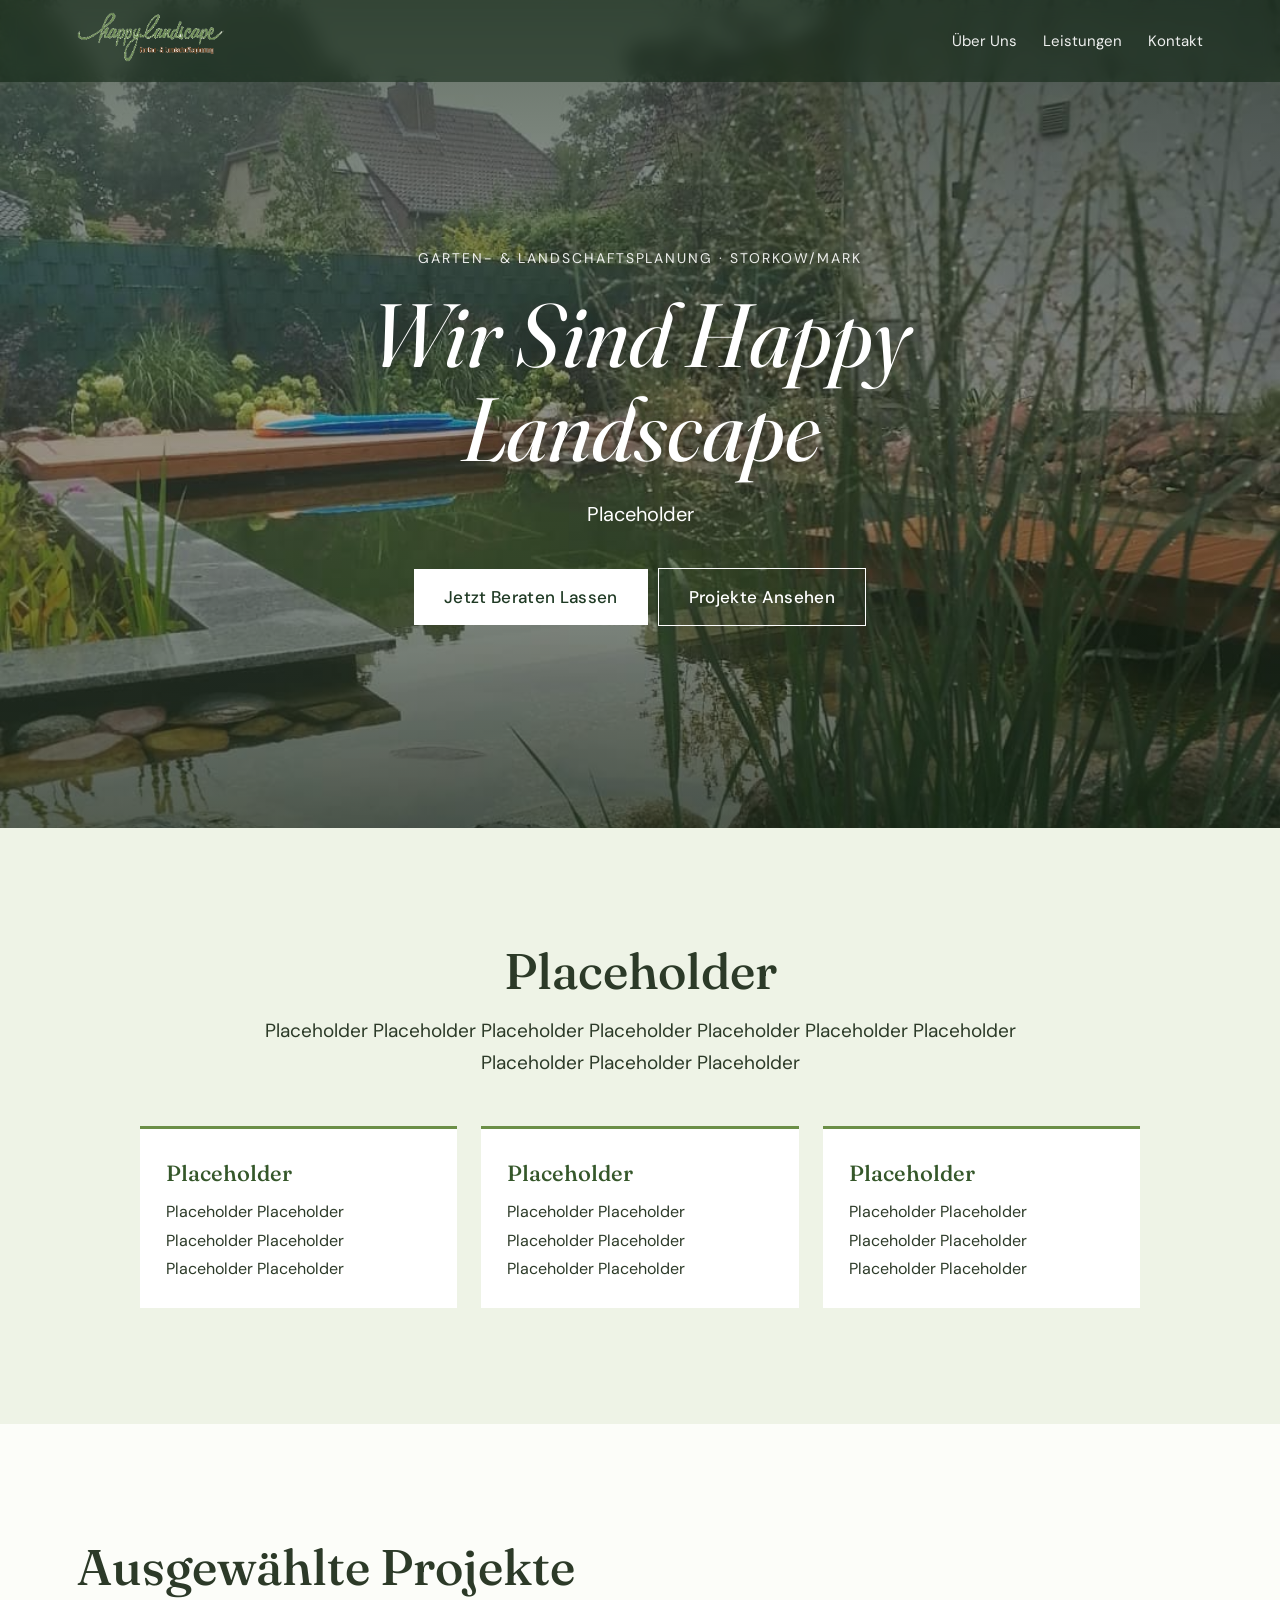
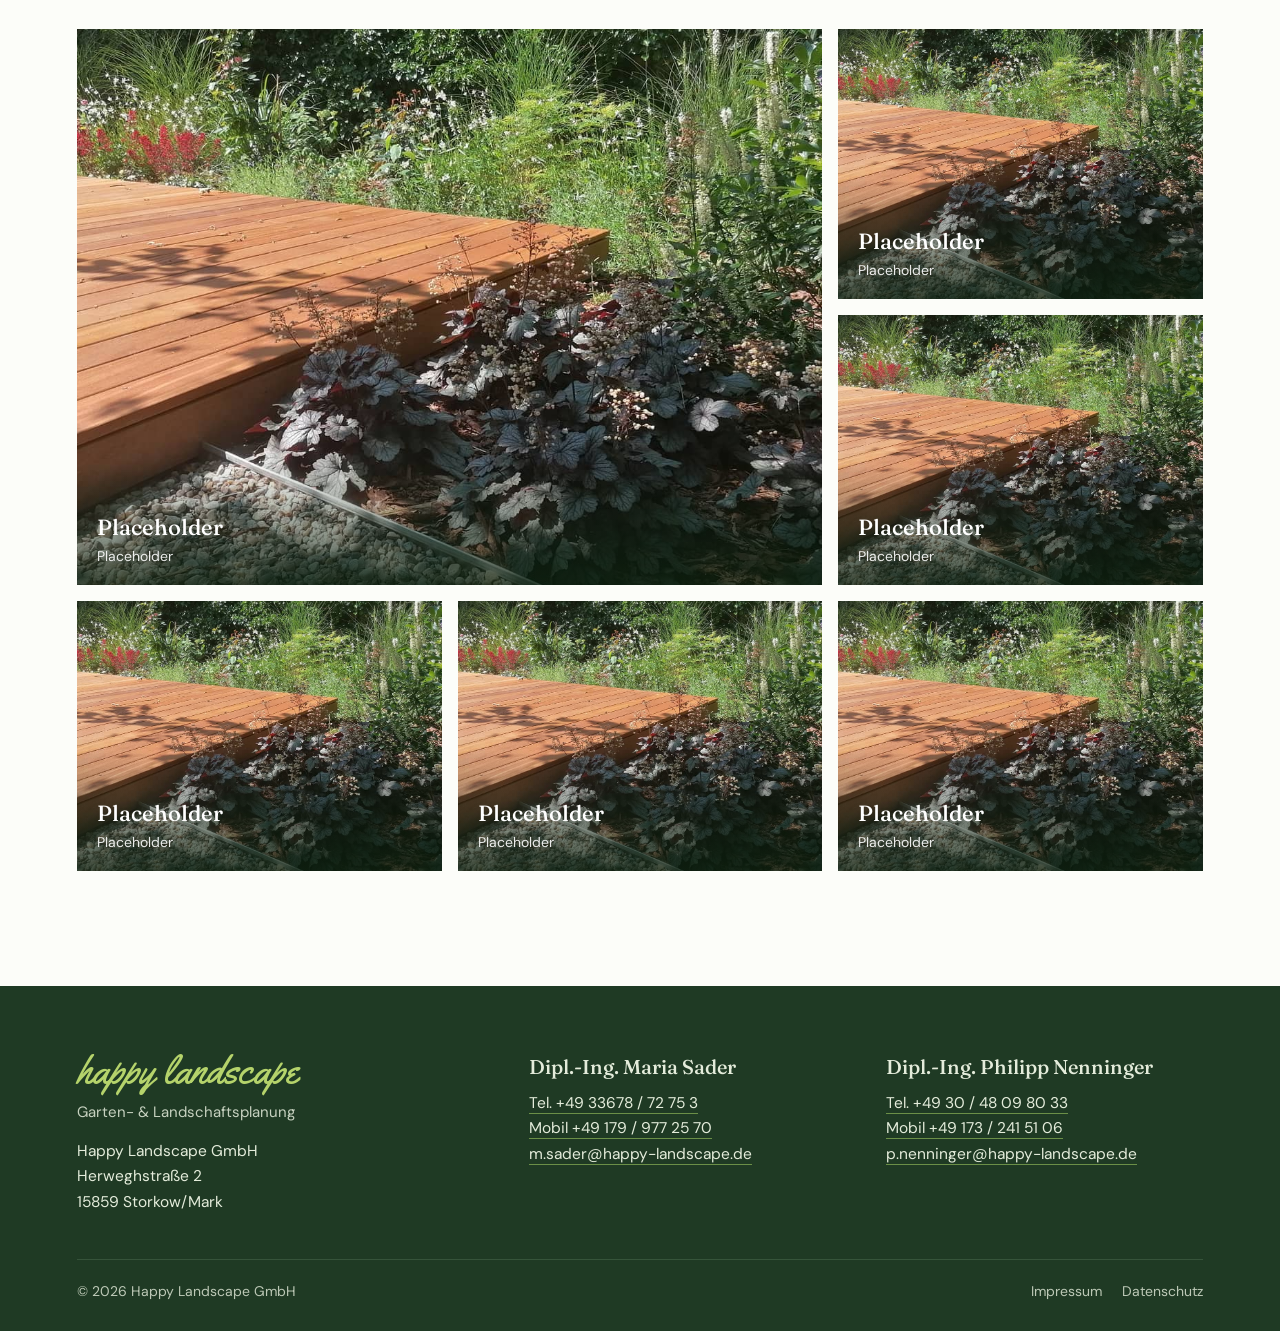
<file: index.html>
<!DOCTYPE html>
<html lang="de">

<head>
  <meta charset="utf-8">
  <meta name="viewport" content="width=device-width, initial-scale=1, viewport-fit=cover">
  <title data-cms-text="meta.title">Happy Landscape | Garten- &amp; Landschaftsplanung</title>
  <meta name="description" content="Happy Landscape – Garten- und Landschaftsplanung." data-cms-description="meta.description">
  <link rel="stylesheet"
    href="https://fonts.googleapis.com/css2?family=Yellowtail&family=Fraunces:ital,opsz,wght@0,9..144,500;1,9..144,400&family=DM+Sans:wght@400;500;700&display=swap">
  <link rel="stylesheet" href="css/root.css">
  <link rel="stylesheet" href="css/index.css">
</head>

<body>
  <site-header></site-header>

  <main>
    <div class="hero">

      <div class="in">
        <div class="eyebrow" data-cms-text="hero.eyebrow">Garten- &amp; Landschaftsplanung · Storkow/Mark</div>
        <h1 data-cms-text="hero.title">Placeholder Placeholder Placeholder Placeholder </h1>
        <p data-cms-text="hero.description">Placeholder</p>
        <a class="btn f" href="leistungen.html#gartenberatung" data-cms-text="hero.primaryCta">Jetzt Beraten Lassen</a><a class="btn o" href="#projekte" data-cms-text="hero.secondaryCta">Projekte Ansehen</a>
      </div>
    </div>

    <section class="intro" id="intro">
      <h2 data-cms-text="intro.heading">Placeholder</h2>
      <p data-cms-text="intro.description">Placeholder Placeholder Placeholder Placeholder Placeholder Placeholder Placeholder Placeholder Placeholder Placeholder </p>
      <div class="three" id="home-features">
        <div><b data-cms-text="features.0.title">Placeholder</b><span data-cms-text="features.0.description">Placeholder Placeholder Placeholder Placeholder Placeholder Placeholder </span></div>
        <div><b data-cms-text="features.1.title">Placeholder</b><span data-cms-text="features.1.description">Placeholder Placeholder Placeholder Placeholder Placeholder Placeholder </span></div>
        <div><b data-cms-text="features.2.title">Placeholder</b><span data-cms-text="features.2.description">Placeholder Placeholder Placeholder Placeholder Placeholder Placeholder </span></div>
      </div>
    </section>

    <section id="projekte">
      <div class="proj">
        <div class="hd">
          <h2 data-cms-text="projects.heading">Ausgewählte Projekte</h2>
        </div>
        <div class="grid" id="g"></div>
        <p id="projects-status" role="status" hidden></p>
      </div>
    </section>
  </main>

  <site-footer></site-footer>

  <script src="js/root.js"></script>
  <script src="js/index.js"></script>
</body>

</html>
</file>
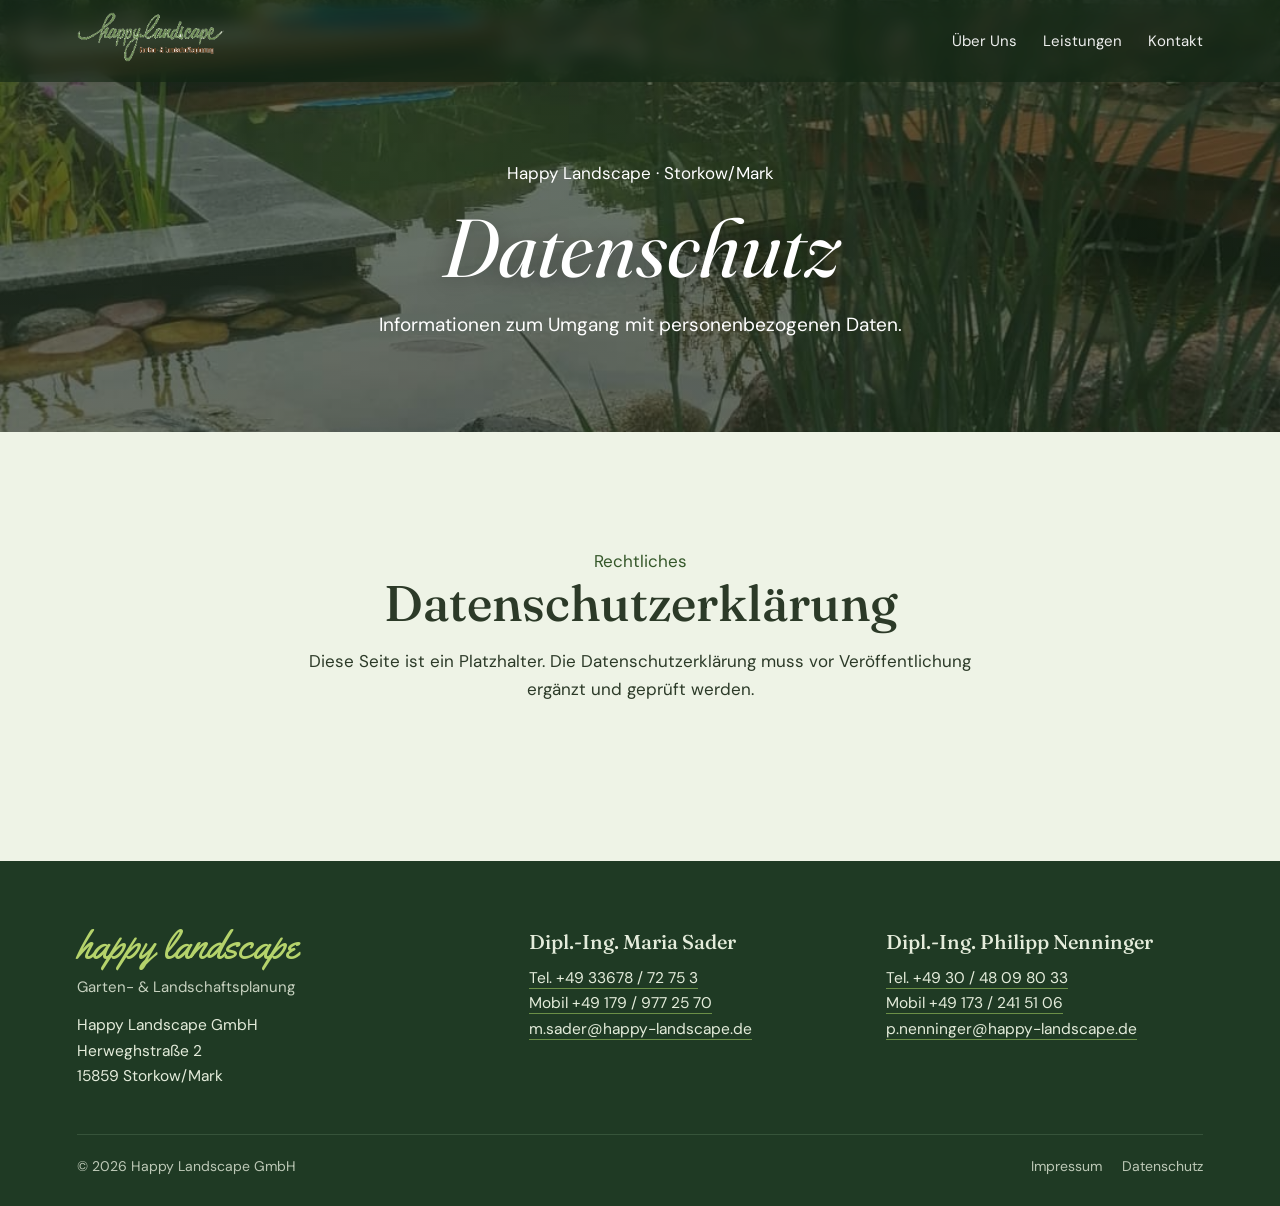
<file: datenschutz.html>
<!DOCTYPE html>
<html lang="de">

<head>
  <meta charset="utf-8">
  <meta name="viewport" content="width=device-width, initial-scale=1, viewport-fit=cover">
  <meta name="description" content="Datenschutzhinweise von Happy Landscape GmbH." data-cms-description="meta.description">
  <title data-cms-text="meta.title">Datenschutz | Happy Landscape</title>
  <link rel="stylesheet"
    href="https://fonts.googleapis.com/css2?family=Yellowtail&family=Fraunces:ital,opsz,wght@0,9..144,500;1,9..144,400&family=DM+Sans:wght@400;500;700&display=swap">
  <link rel="stylesheet" href="css/root.css">
  <link rel="stylesheet" href="css/impressum.css">
</head>

<body data-cms-content-file="data/datenschutz/seite.json">
  <site-header></site-header>

  <main>
    <section class="legal-hero">
      <div class="legal-hero__content">
        <div class="eyebrow" data-cms-text="hero.eyebrow">Happy Landscape · Storkow/Mark</div>
        <h1 data-cms-text="hero.title">Datenschutz</h1>
        <p data-cms-text="hero.description">Informationen zum Umgang mit personenbezogenen Daten.</p>
      </div>
    </section>

    <section class="legal-content" aria-labelledby="legal-heading">
      <div class="legal-content__inner">
        <div class="legal-intro">
          <div class="eyebrow" data-cms-text="content.eyebrow">Rechtliches</div>
          <h2 id="legal-heading" data-cms-text="content.heading">Datenschutzerklärung</h2>
          <p data-cms-text="content.description">Diese Seite ist ein Platzhalter. Die Datenschutzerklärung muss vor Veröffentlichung ergänzt und geprüft werden.</p>
        </div>
      </div>
    </section>
  </main>

  <site-footer></site-footer>

  <script src="js/root.js"></script>
</body>

</html>
</file>
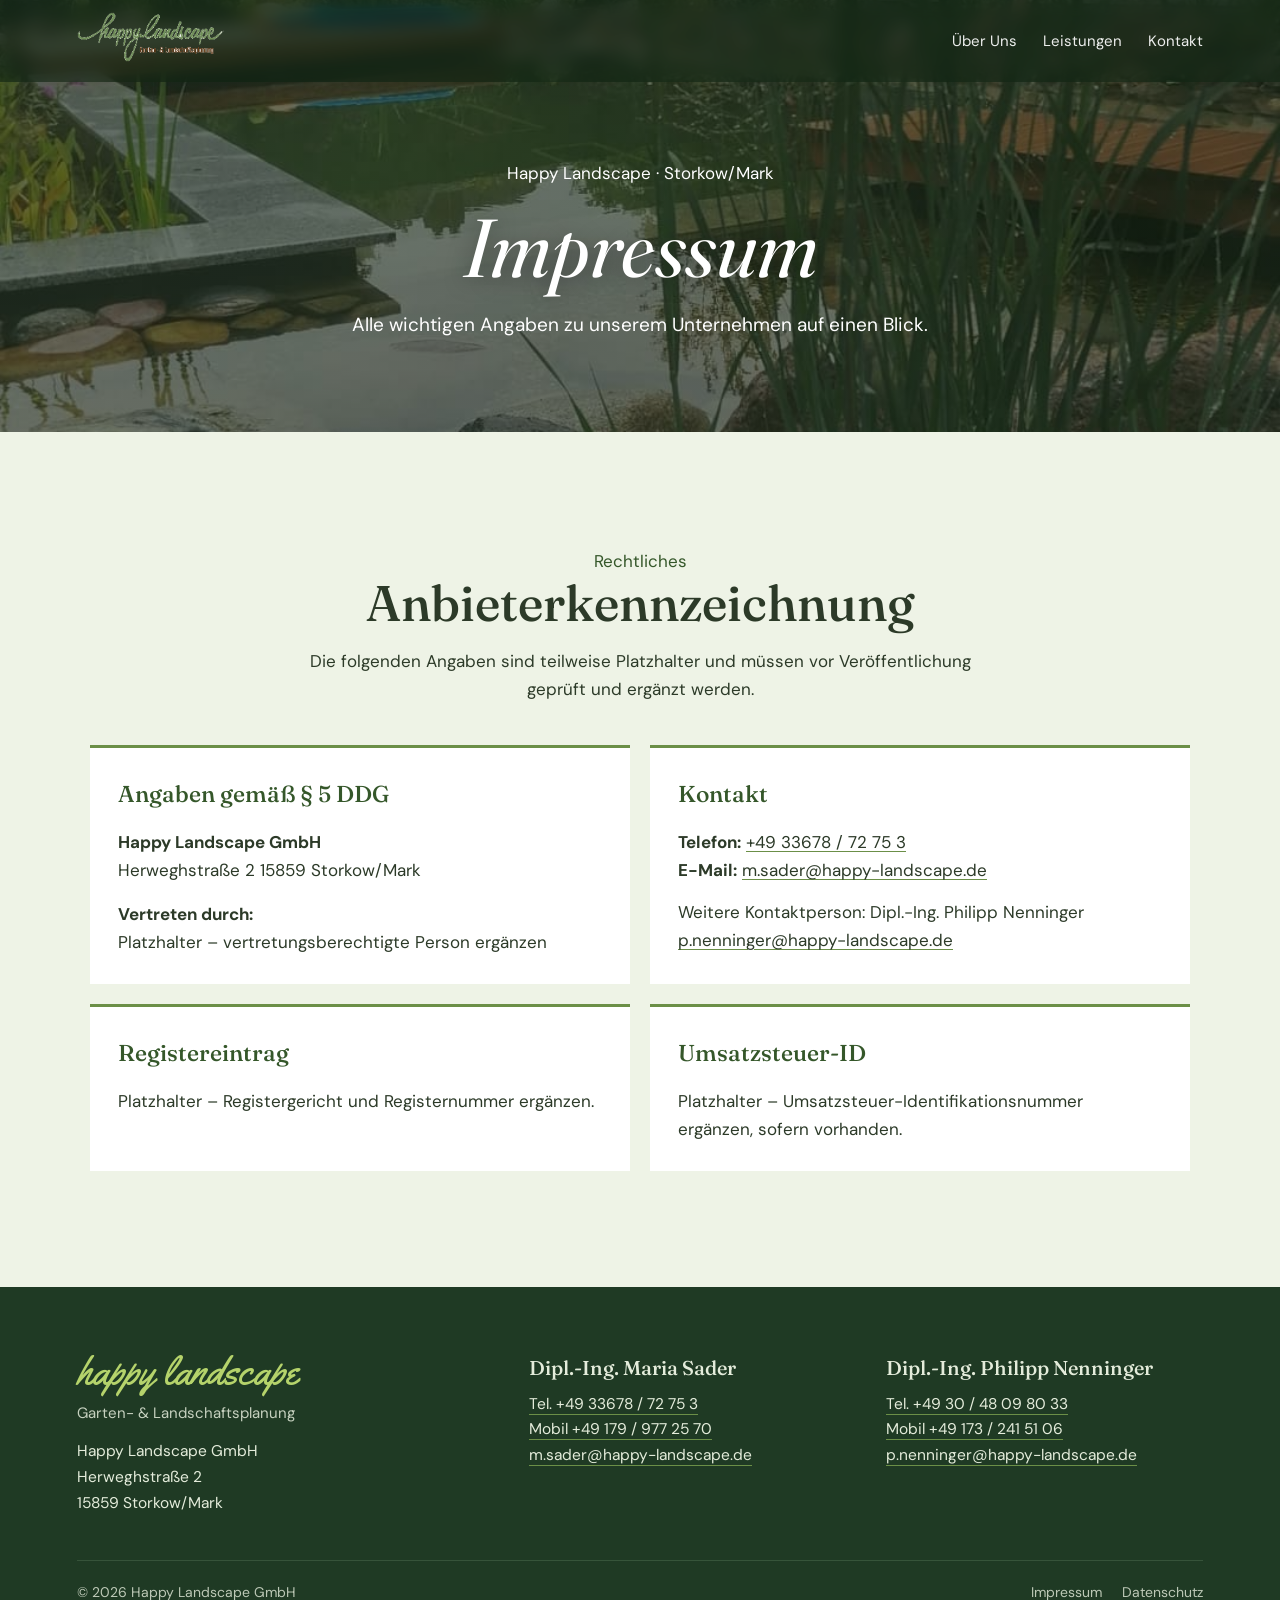
<file: impressum.html>
<!DOCTYPE html>
<html lang="de">

<head>
  <meta charset="utf-8">
  <meta name="viewport" content="width=device-width, initial-scale=1, viewport-fit=cover">
  <meta name="description" content="Impressum von Happy Landscape GmbH." data-cms-description="meta.description">
  <title data-cms-text="meta.title">Impressum | Happy Landscape</title>
  <link rel="stylesheet"
    href="https://fonts.googleapis.com/css2?family=Yellowtail&family=Fraunces:ital,opsz,wght@0,9..144,500;1,9..144,400&family=DM+Sans:wght@400;500;700&display=swap">
  <link rel="stylesheet" href="css/root.css">
  <link rel="stylesheet" href="css/impressum.css">
</head>

<body data-cms-content-file="data/impressum/seite.json">
  <site-header></site-header>

  <main>
    <section class="legal-hero">
      <div class="legal-hero__content">
        <div class="eyebrow" data-cms-text="hero.eyebrow">Happy Landscape · Storkow/Mark</div>
        <h1 data-cms-text="hero.title">Impressum</h1>
        <p data-cms-text="hero.description">Alle wichtigen Angaben zu unserem Unternehmen auf einen Blick.</p>
      </div>
    </section>

    <section class="legal-content" aria-labelledby="legal-heading">
      <div class="legal-content__inner">
        <div class="legal-intro">
          <div class="eyebrow" data-cms-text="content.eyebrow">Rechtliches</div>
          <h2 id="legal-heading" data-cms-text="content.heading">Anbieterkennzeichnung</h2>
          <p data-cms-text="content.description">Die folgenden Angaben sind teilweise Platzhalter und müssen vor Veröffentlichung geprüft und ergänzt werden.</p>
        </div>

        <div class="legal-grid">
          <article class="legal-card">
            <h3 data-cms-text="provider.heading">Angaben gemäß § 5 DDG</h3>
            <address>
              <strong data-cms-text="company.name">Happy Landscape GmbH</strong><br>
              <span data-cms-text="company.address" data-cms-lines>Herweghstraße 2
              15859 Storkow/Mark</span>
            </address>
            <p><strong data-cms-text="provider.representativeLabel">Vertreten durch:</strong><br><span data-cms-text="provider.representative">Platzhalter – vertretungsberechtigte Person ergänzen</span></p>
          </article>

          <article class="legal-card">
            <h3 data-cms-text="contact.heading">Kontakt</h3>
            <p>
              <strong data-cms-text="contact.phoneLabel">Telefon:</strong> <a data-cms-text="company.primaryContact.phone" data-cms-href="company.primaryContact.phoneHref" href="tel:+493367872753">+49 33678 / 72 75 3</a><br>
              <strong data-cms-text="contact.emailLabel">E-Mail:</strong> <a data-cms-text="company.primaryContact.email" data-cms-href="company.primaryContact.emailHref" href="mailto:m.sader@happy-landscape.de">m.sader@happy-landscape.de</a>
            </p>
            <p><span data-cms-text="contact.additionalPersonLabel">Weitere Kontaktperson:</span> <span data-cms-text="company.secondaryContact.name">Dipl.-Ing. Philipp Nenninger</span><br>
              <a data-cms-text="company.secondaryContact.email" data-cms-href="company.secondaryContact.emailHref" href="mailto:p.nenninger@happy-landscape.de">p.nenninger@happy-landscape.de</a>
            </p>
          </article>

          <article class="legal-card">
            <h3 data-cms-text="register.heading">Registereintrag</h3>
            <p data-cms-text="register.description">Platzhalter – Registergericht und Registernummer ergänzen.</p>
          </article>

          <article class="legal-card">
            <h3 data-cms-text="tax.heading">Umsatzsteuer-ID</h3>
            <p data-cms-text="tax.description">Platzhalter – Umsatzsteuer-Identifikationsnummer ergänzen, sofern vorhanden.</p>
          </article>
        </div>
      </div>
    </section>
  </main>

  <site-footer></site-footer>

  <script src="js/root.js"></script>
</body>

</html>
</file>
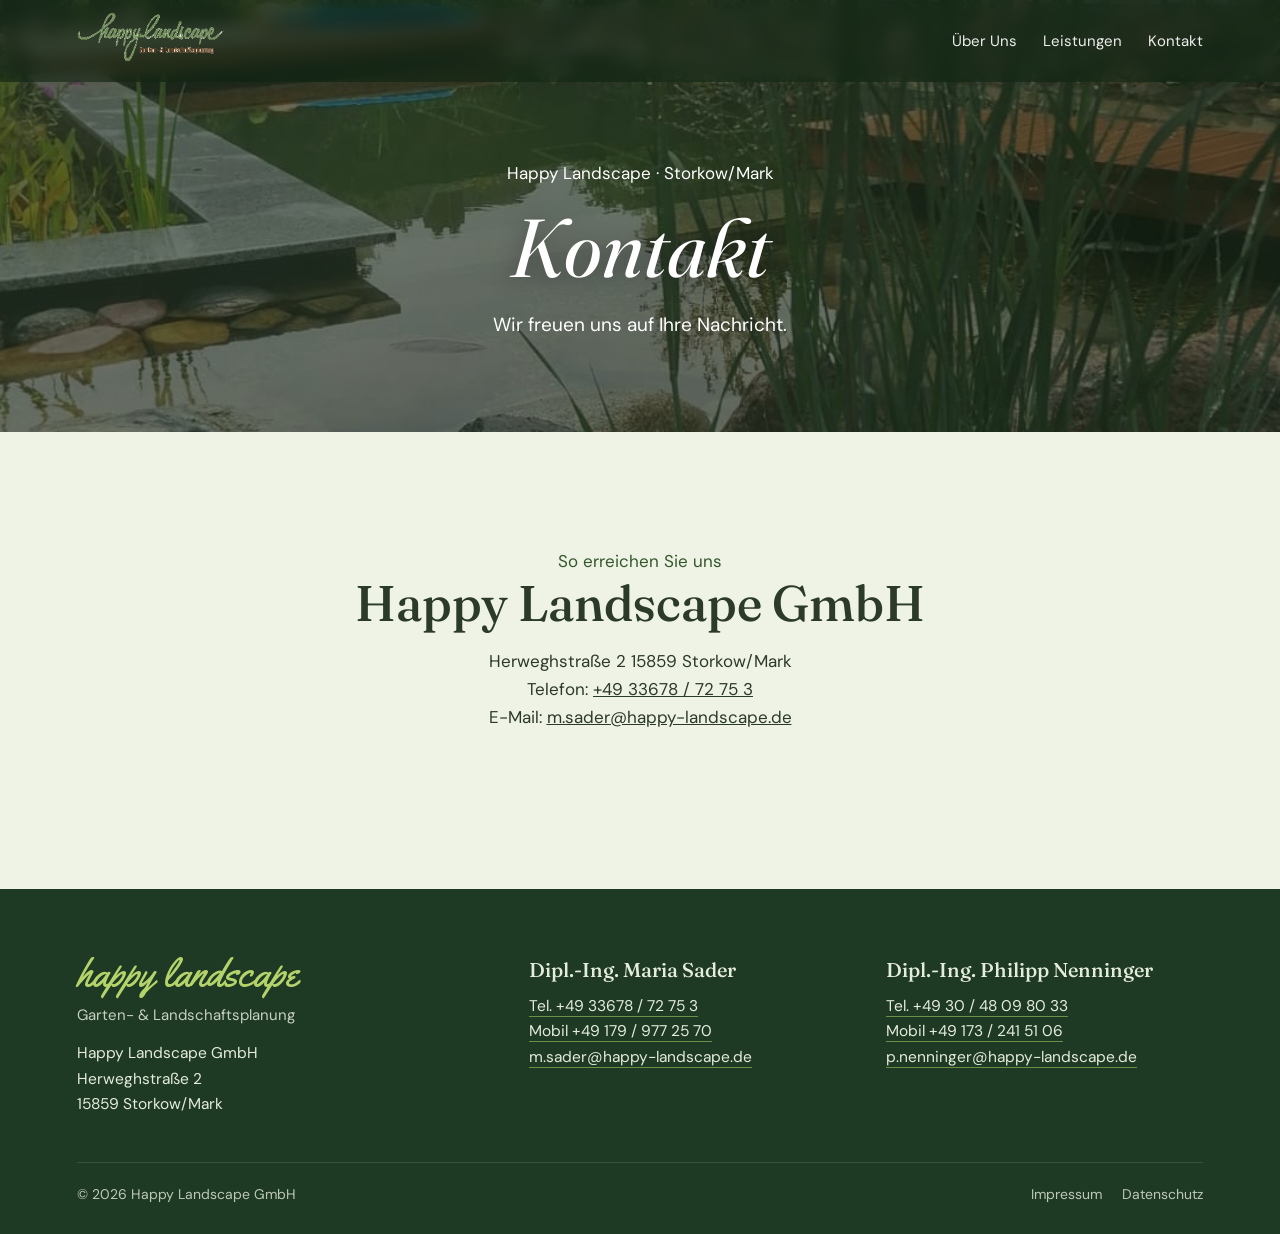
<file: kontakt.html>
<!DOCTYPE html>
<html lang="de">

<head>
  <meta charset="utf-8">
  <meta name="viewport" content="width=device-width, initial-scale=1, viewport-fit=cover">
  <meta name="description" content="Kontaktieren Sie Happy Landscape in Storkow/Mark." data-cms-description="meta.description">
  <title data-cms-text="meta.title">Kontakt | Happy Landscape</title>
  <link rel="stylesheet"
    href="https://fonts.googleapis.com/css2?family=Yellowtail&family=Fraunces:ital,opsz,wght@0,9..144,500;1,9..144,400&family=DM+Sans:wght@400;500;700&display=swap">
  <link rel="stylesheet" href="css/root.css">
  <link rel="stylesheet" href="css/impressum.css">
</head>

<body data-cms-content-file="data/kontakt/seite.json">
  <site-header></site-header>

  <main>
    <section class="legal-hero">
      <div class="legal-hero__content">
        <div class="eyebrow" data-cms-text="hero.eyebrow">Happy Landscape · Storkow/Mark</div>
        <h1 data-cms-text="hero.title">Kontakt</h1>
        <p data-cms-text="hero.description">Wir freuen uns auf Ihre Nachricht.</p>
      </div>
    </section>

    <section class="legal-content" aria-labelledby="contact-heading">
      <div class="legal-content__inner">
        <div class="legal-intro">
          <div class="eyebrow" data-cms-text="contact.eyebrow">So erreichen Sie uns</div>
          <h2 id="contact-heading" data-cms-text="company.name">Happy Landscape GmbH</h2>
          <p data-cms-text="company.address" data-cms-lines>
            Herweghstraße 2
            15859 Storkow/Mark
          </p>
          <p>
            <span data-cms-text="contact.phoneLabel">Telefon:</span> <a data-cms-text="company.primaryContact.phone" data-cms-href="company.primaryContact.phoneHref" href="tel:+493367872753">+49 33678 / 72 75 3</a><br>
            <span data-cms-text="contact.emailLabel">E-Mail:</span> <a data-cms-text="company.primaryContact.email" data-cms-href="company.primaryContact.emailHref" href="mailto:m.sader@happy-landscape.de">m.sader@happy-landscape.de</a>
          </p>
        </div>
      </div>
    </section>
  </main>

  <site-footer></site-footer>

  <script src="js/root.js"></script>
</body>

</html>
</file>
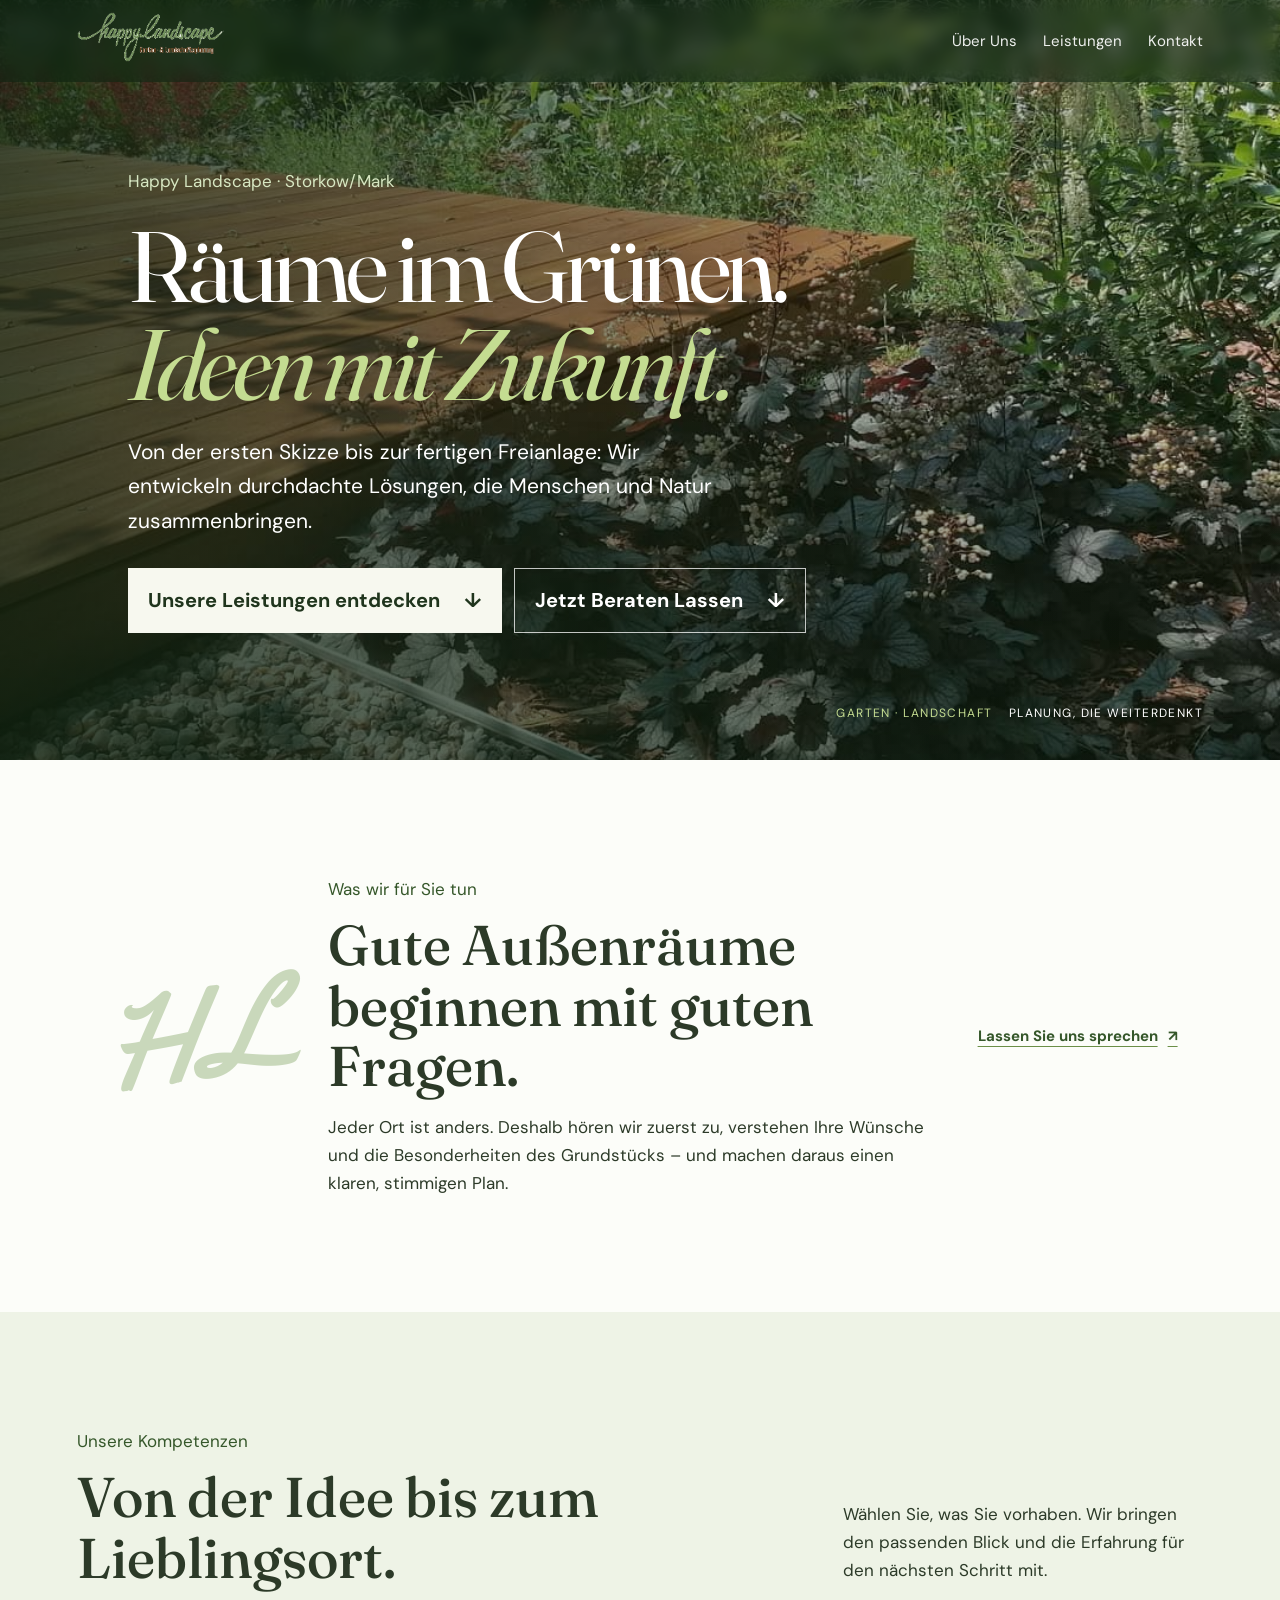
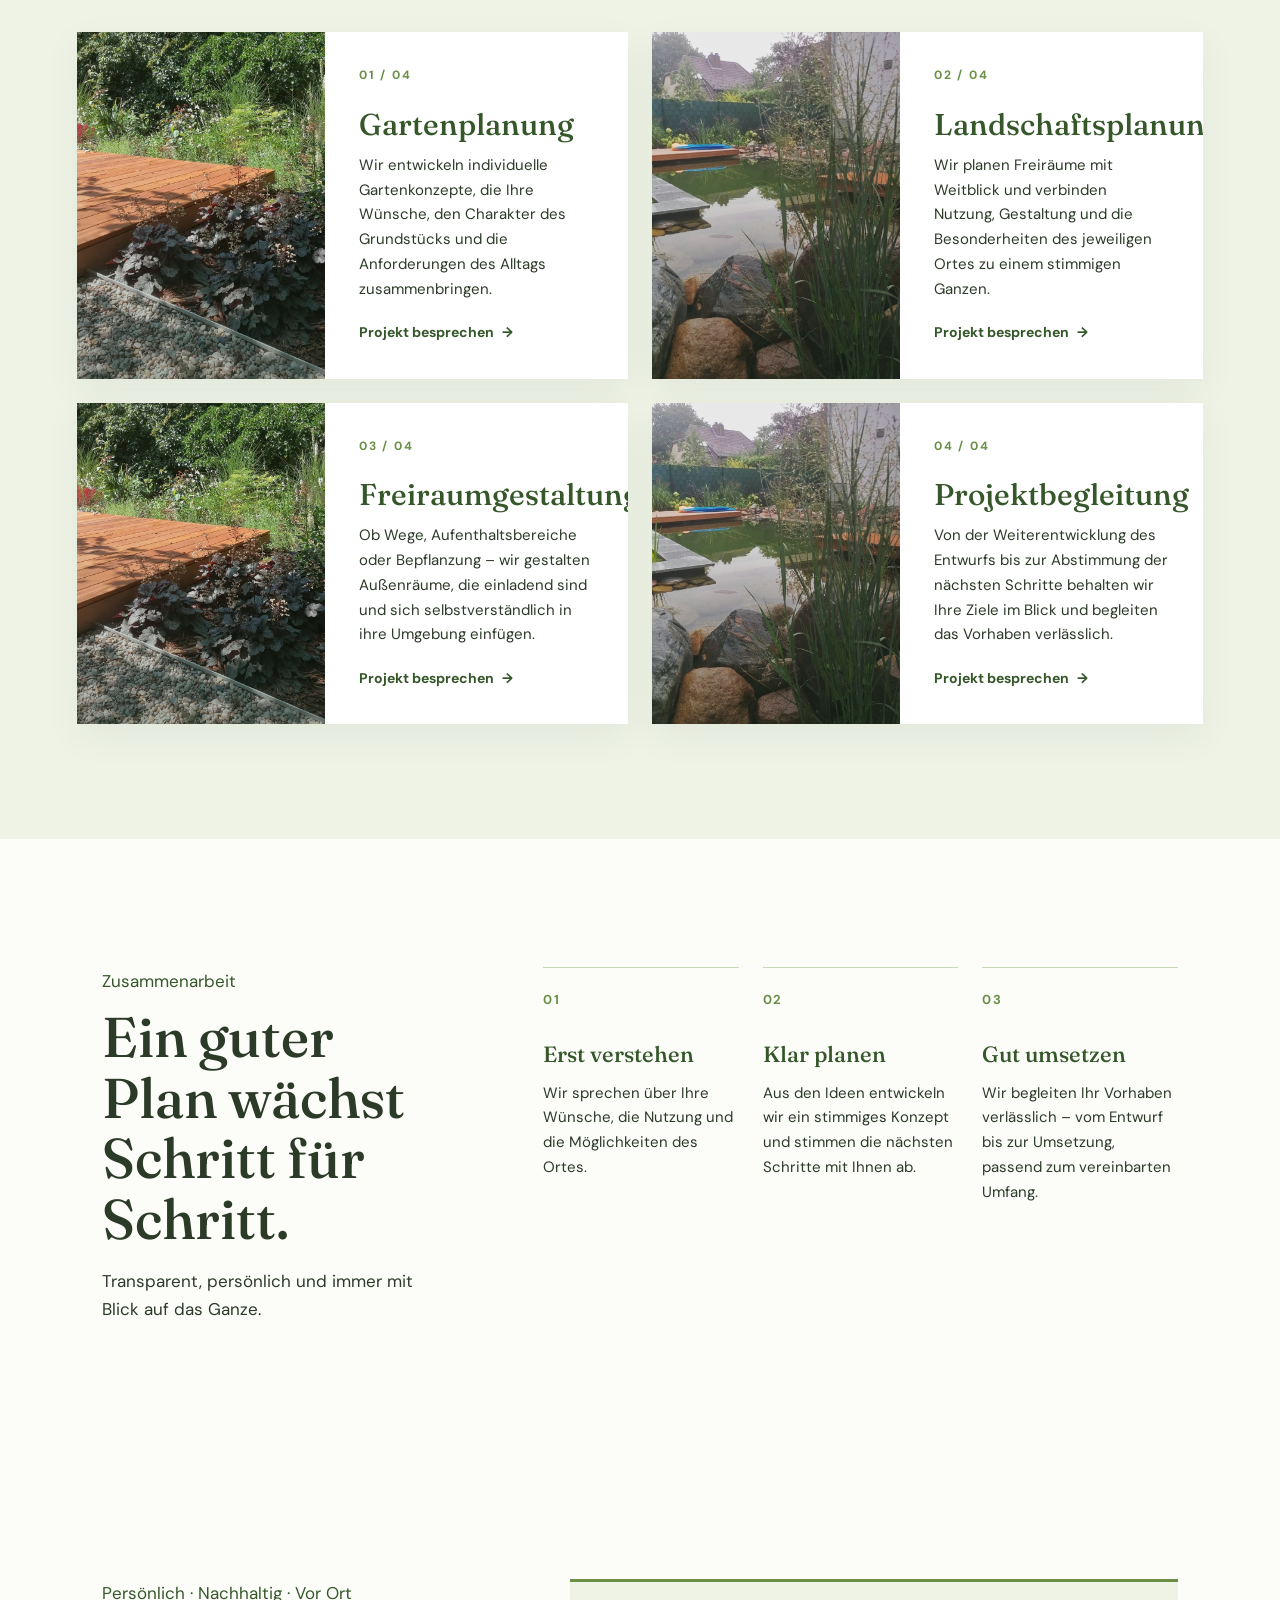
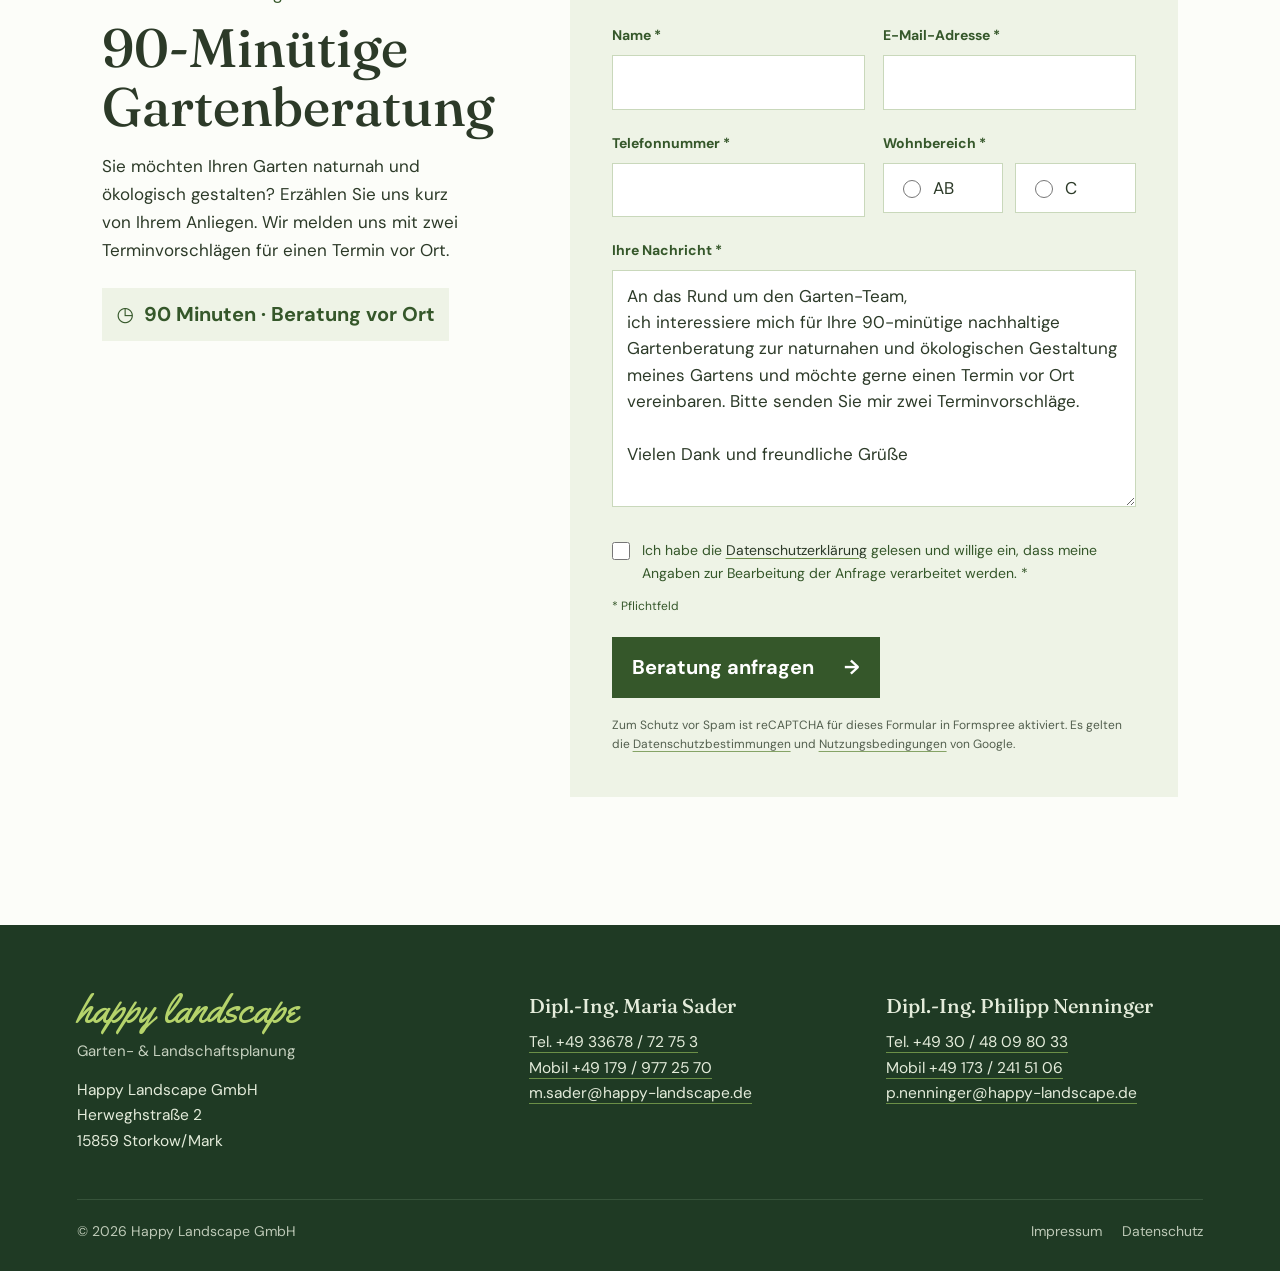
<file: leistungen.html>
<!DOCTYPE html>
<html lang="de">

<head>
  <meta charset="utf-8">
  <meta name="viewport" content="width=device-width, initial-scale=1, viewport-fit=cover">
  <meta name="description" content="Entdecken Sie die Leistungen von Happy Landscape für Garten- und Landschaftsplanung." data-cms-description="meta.description">
  <title data-cms-text="meta.title">Leistungen | Happy Landscape</title>
  <link rel="stylesheet"
    href="https://fonts.googleapis.com/css2?family=Yellowtail&family=Fraunces:ital,opsz,wght@0,9..144,500;1,9..144,400&family=DM+Sans:wght@400;500;700&display=swap">
  <link rel="stylesheet" href="css/root.css">
  <link rel="stylesheet" href="css/leistungen.css">
</head>

<body>
  <site-header></site-header>

  <main>
    <section class="services-hero">
      <div class="services-hero__content">
        <div class="eyebrow" data-cms-text="hero.eyebrow">Happy Landscape · Storkow/Mark</div>
        <h1><span data-cms-text="hero.title">Räume im Grünen.</span><br><em data-cms-text="hero.titleEmphasis">Ideen mit Zukunft.</em></h1>
        <p data-cms-text="hero.description">Von der ersten Skizze bis zur fertigen Freianlage: Wir entwickeln durchdachte Lösungen, die Menschen und Natur zusammenbringen.</p>
        <div class="services-hero__actions">
          <a class="services-button" href="#leistungen"><span data-cms-text="hero.cta">Unsere Leistungen entdecken</span> <span aria-hidden="true">↓</span></a>
          <a class="services-button services-button--outline" href="#gartenberatung"><span data-cms-text="hero.consultationCta">Jetzt Beraten Lassen</span> <span aria-hidden="true">↓</span></a>
        </div>
      </div>
      <div class="services-hero__note"><span data-cms-text="hero.notePrimary">Garten · Landschaft</span><span data-cms-text="hero.noteSecondary">Planung, die weiterdenkt</span></div>
    </section>

    <section class="services-intro" aria-labelledby="services-intro-heading">
      <div class="services-intro__mark" aria-hidden="true" data-cms-text="intro.mark">HL</div>
      <div class="services-intro__content">
        <div class="eyebrow" data-cms-text="intro.eyebrow">Was wir für Sie tun</div>
        <h2 id="services-intro-heading" data-cms-text="intro.heading">Gute Außenräume beginnen mit guten Fragen.</h2>
        <p data-cms-text="intro.description">Jeder Ort ist anders. Deshalb hören wir zuerst zu, verstehen Ihre Wünsche und die Besonderheiten des Grundstücks – und machen daraus einen klaren, stimmigen Plan.</p>
      </div>
      <a class="text-link" href="kontakt.html"><span data-cms-text="intro.cta">Lassen Sie uns sprechen</span> <span aria-hidden="true">↗</span></a>
    </section>

    <section class="services-list" id="leistungen" aria-labelledby="services-heading">
      <div class="services-list__header">
        <div>
          <div class="eyebrow" data-cms-text="services.eyebrow">Unsere Kompetenzen</div>
          <h2 id="services-heading" data-cms-text="services.heading">Von der Idee bis zum Lieblingsort.</h2>
        </div>
        <p data-cms-text="services.description">Wählen Sie, was Sie vorhaben. Wir bringen den passenden Blick und die Erfahrung für den nächsten Schritt mit.</p>
      </div>
      <div class="services-grid" id="services-grid" aria-live="polite">
        <p class="services-status" data-cms-text="services.loadingText">Unsere Leistungen werden geladen …</p>
      </div>
    </section>

    <section class="approach" aria-labelledby="approach-heading">
      <div class="approach__heading">
        <div class="eyebrow" data-cms-text="approach.eyebrow">Zusammenarbeit</div>
        <h2 id="approach-heading" data-cms-text="approach.heading">Ein guter Plan wächst Schritt für Schritt.</h2>
        <p data-cms-text="approach.description">Transparent, persönlich und immer mit Blick auf das Ganze.</p>
      </div>
      <ol class="approach__steps">
        <li><span class="approach__number">01</span><h3 data-cms-text="approach.step1.title">Erst verstehen</h3><p data-cms-text="approach.step1.description">Wir sprechen über Ihre Wünsche, die Nutzung und die Möglichkeiten des Ortes.</p></li>
        <li><span class="approach__number">02</span><h3 data-cms-text="approach.step2.title">Klar planen</h3><p data-cms-text="approach.step2.description">Aus den Ideen entwickeln wir ein stimmiges Konzept und stimmen die nächsten Schritte mit Ihnen ab.</p></li>
        <li><span class="approach__number">03</span><h3 data-cms-text="approach.step3.title">Gut umsetzen</h3><p data-cms-text="approach.step3.description">Wir begleiten Ihr Vorhaben verlässlich – vom Entwurf bis zur Umsetzung, passend zum vereinbarten Umfang.</p></li>
      </ol>
    </section>

    <section class="consultation" id="gartenberatung" aria-labelledby="consultation-heading">
      <div class="consultation__intro">
        <div class="eyebrow" data-cms-text="consultation.eyebrow">Persönlich · Nachhaltig · Vor Ort</div>
        <h2 id="consultation-heading" data-cms-text="consultation.heading">90-Minütige Gartenberatung</h2>
        <p data-cms-text="consultation.description">Sie möchten Ihren Garten naturnah und ökologisch gestalten? Erzählen Sie uns kurz von Ihrem Anliegen. Wir melden uns mit zwei Terminvorschlägen für einen Termin vor Ort.</p>
        <div class="consultation__duration"><span aria-hidden="true">◷</span> <span data-cms-text="consultation.duration">90 Minuten · Beratung vor Ort</span></div>
      </div>

      <form class="consultation-form" action="https://formspree.io/f/moeewqav" method="POST">
        <input type="hidden" name="_subject" value="Anfrage: 90-minütige Gartenberatung" data-cms-value="form.subject">
        <div class="consultation-form__fields">
          <div class="consultation-form__field">
            <label for="beratung-name"><span data-cms-text="form.nameLabel">Name</span> <span aria-hidden="true">*</span></label>
            <input id="beratung-name" name="name" type="text" autocomplete="name" required>
          </div>
          <div class="consultation-form__field">
            <label for="beratung-email"><span data-cms-text="form.emailLabel">E-Mail-Adresse</span> <span aria-hidden="true">*</span></label>
            <input id="beratung-email" name="email" type="email" autocomplete="email" required>
          </div>
          <div class="consultation-form__field">
            <label for="beratung-telefon"><span data-cms-text="form.phoneLabel">Telefonnummer</span> <span aria-hidden="true">*</span></label>
            <input id="beratung-telefon" name="telefon" type="tel" autocomplete="tel" required>
          </div>
          <fieldset class="consultation-form__field consultation-form__area">
            <legend><span data-cms-text="form.areaLabel">Wohnbereich</span> <span aria-hidden="true">*</span></legend>
            <div class="consultation-form__choices" id="consultation-areas"></div>
          </fieldset>
          <div class="consultation-form__field consultation-form__message">
            <label for="beratung-nachricht"><span data-cms-text="form.messageLabel">Ihre Nachricht</span> <span aria-hidden="true">*</span></label>
            <textarea id="beratung-nachricht" name="Nachricht" rows="8" required data-cms-value="form.defaultMessage">An das Rund um den Garten-Team,
ich interessiere mich für Ihre 90-minütige nachhaltige Gartenberatung zur naturnahen und ökologischen Gestaltung meines Gartens und möchte gerne einen Termin vor Ort vereinbaren. Bitte senden Sie mir zwei Terminvorschläge.

Vielen Dank und freundliche Grüße</textarea>
          </div>
        </div>
        <label class="consultation-form__consent">
          <input type="checkbox" name="Datenschutzeinwilligung" value="Ja" required>
          <span><span data-cms-text="form.consentPrefix">Ich habe die</span> <a href="datenschutz.html" target="_blank" rel="noopener" data-cms-text="form.privacyLink">Datenschutzerklärung</a> <span data-cms-text="form.consentSuffix">gelesen und willige ein, dass meine Angaben zur Bearbeitung der Anfrage verarbeitet werden.</span> <span aria-hidden="true">*</span></span>
        </label>
        <p class="consultation-form__required"><span aria-hidden="true">*</span> <span data-cms-text="form.requiredText">Pflichtfeld</span></p>
        <button class="consultation-form__submit" type="submit"><span data-cms-text="form.submitLabel">Beratung anfragen</span> <span aria-hidden="true">→</span></button>
        <p class="consultation-form__note"><span data-cms-text="form.spamNotePrefix">Zum Schutz vor Spam ist reCAPTCHA für dieses Formular in Formspree aktiviert. Es gelten die</span> <a href="https://policies.google.com/privacy" target="_blank" rel="noopener" data-cms-text="form.googlePrivacyLink">Datenschutzbestimmungen</a> <span data-cms-text="form.spamNoteMiddle">und</span> <a href="https://policies.google.com/terms" target="_blank" rel="noopener" data-cms-text="form.googleTermsLink">Nutzungsbedingungen</a> <span data-cms-text="form.spamNoteSuffix">von Google.</span></p>
      </form>
    </section>
  </main>

  <site-footer></site-footer>

  <script src="js/root.js"></script>
  <script src="js/leistungen.js"></script>
</body>

</html>
</file>
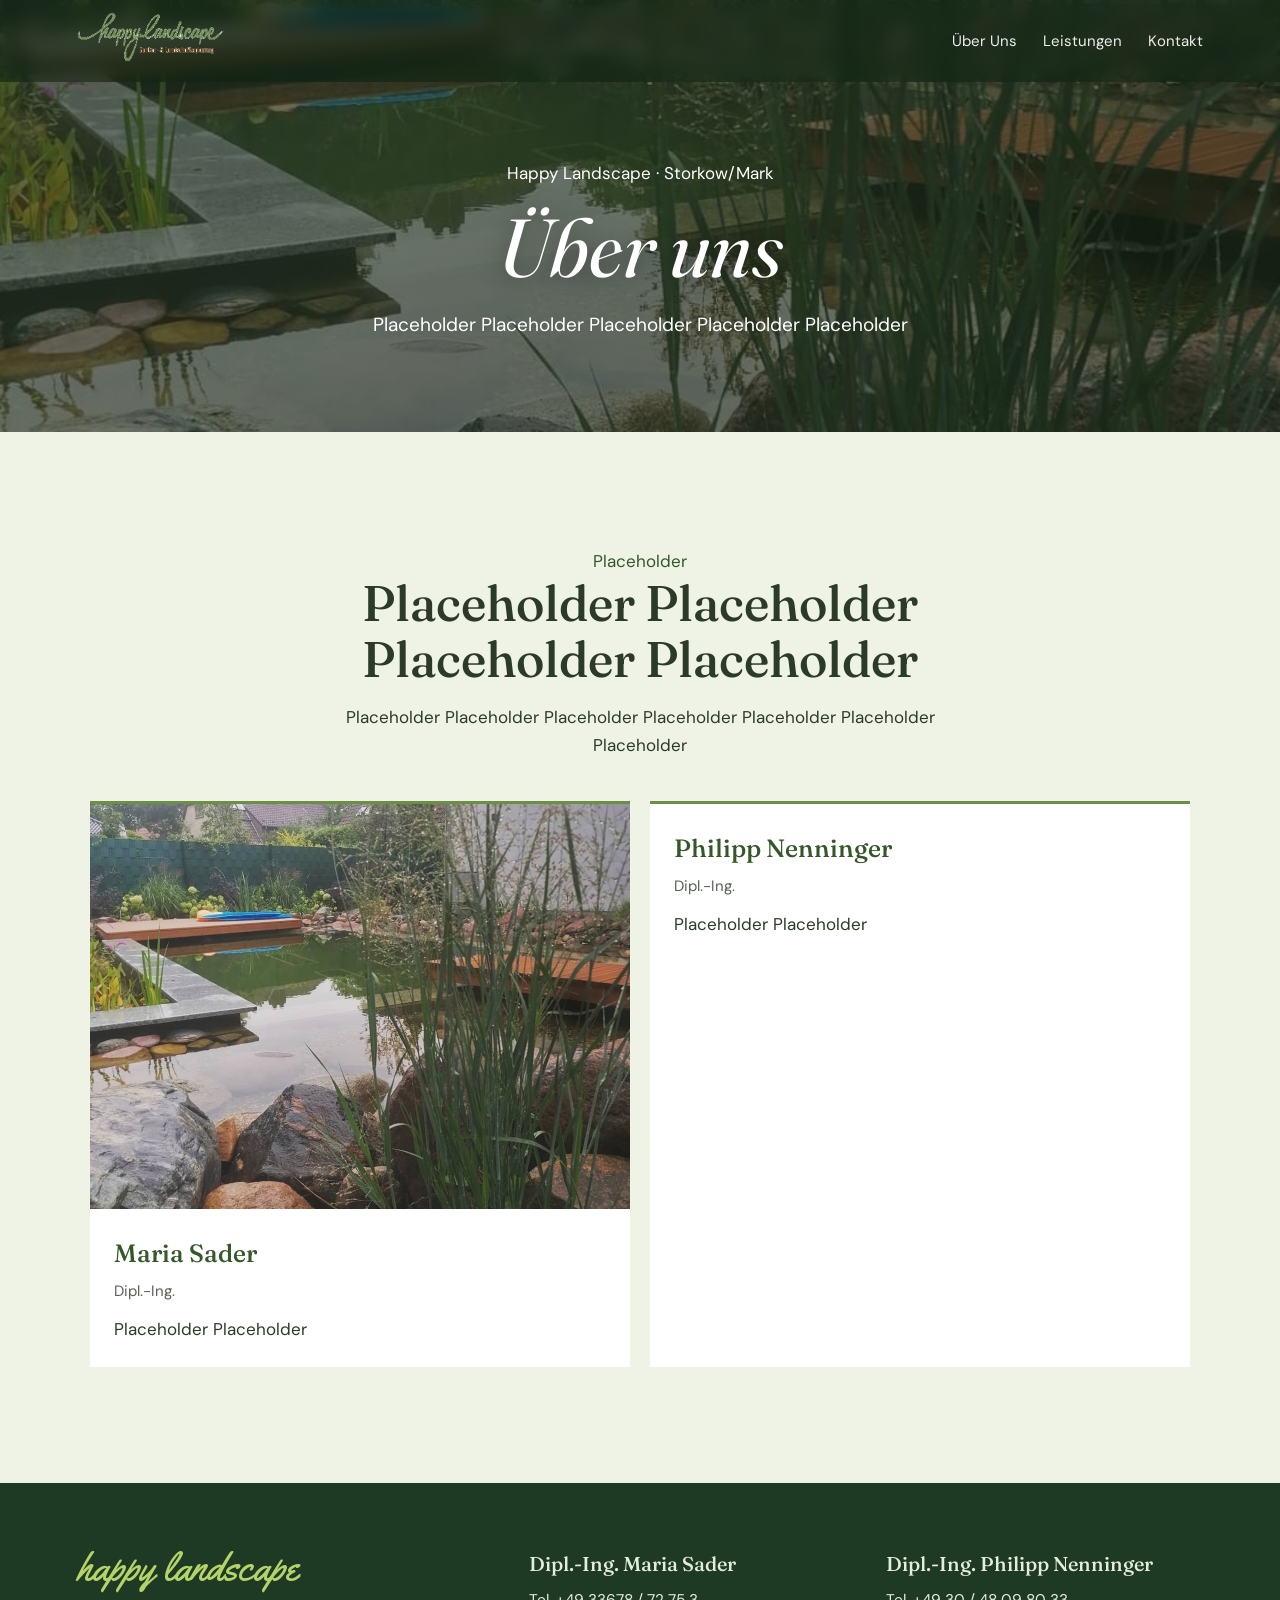
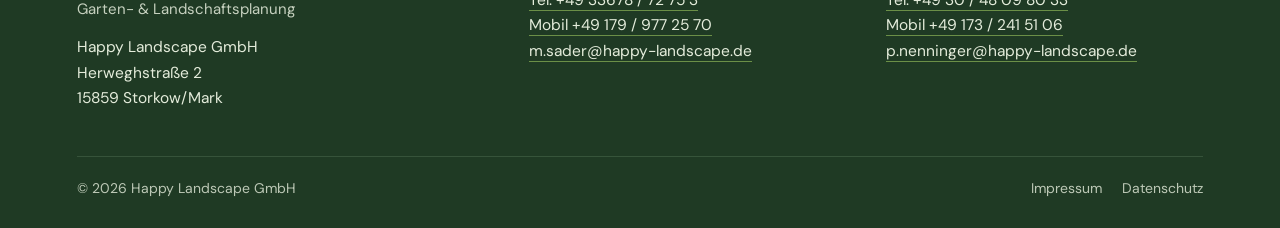
<file: ueber-uns.html>
<!DOCTYPE html>
<html lang="de">

<head>
  <meta charset="utf-8">
  <meta name="viewport" content="width=device-width, initial-scale=1, viewport-fit=cover">
  <meta name="description" content="Lernen Sie das Team von Happy Landscape kennen." data-cms-description="meta.description">
  <title data-cms-text="meta.title">Über uns | Happy Landscape</title>
  <link rel="stylesheet"
    href="https://fonts.googleapis.com/css2?family=Yellowtail&family=Fraunces:ital,opsz,wght@0,9..144,500;1,9..144,400&family=DM+Sans:wght@400;500;700&display=swap">
  <link rel="stylesheet" href="css/root.css">
  <link rel="stylesheet" href="css/ueber-uns.css">
</head>

<body>
  <site-header></site-header>

  <main>
    <section class="about-hero">
      <div class="about-hero__content">
        <div class="eyebrow" data-cms-text="hero.eyebrow">Happy Landscape · Storkow/Mark</div>
        <h1 data-cms-text="hero.title">Über uns</h1>
        <p data-cms-text="hero.description">Placeholder Placeholder Placeholder Placeholder Placeholder </p>
      </div>
    </section>

    <section class="team" aria-labelledby="team-heading">
      <div class="team__inner">
        <div class="team__intro">
          <div class="eyebrow" data-cms-text="team.eyebrow">Placeholder </div>
          <h2 id="team-heading" data-cms-text="team.heading">Placeholder Placeholder Placeholder Placeholder </h2>
          <p data-cms-text="team.description">Placeholder Placeholder Placeholder Placeholder Placeholder Placeholder Placeholder </p>
        </div>
        <div class="team__grid" id="team-list" aria-live="polite">
          <p class="team__status" data-cms-text="team.loadingText">Das Team wird geladen …</p>
        </div>
      </div>
    </section>
  </main>

  <site-footer></site-footer>

  <script src="js/root.js"></script>
  <script src="js/ueber-uns.js"></script>
</body>

</html>
</file>
<file: css/root.css>
/* root.css: global styles shared by every page (tokens, reset, base type, header, buttons, sections, footer) */
:root {
    --bg: #fcfdf9;
    --tx: #2c3a28;
    --g: #35572a;
    --lg: #6b8f47;
    --soft: #eef3e6;
    --card: #fff;
    --line: #c9d8bb;
    --ft: #1f3a24
}

@media(prefers-color-scheme:dark) {
    :root:not([data-theme="light"]) {
        --bg: #121a10;
        --tx: #e4ecdb;
        --g: #b5d36b;
        --soft: #1a2517;
        --card: #202d1c;
        --line: #34452e;
        --ft: #0d150c
    }
}

:root[data-theme="dark"] {
    --bg: #121a10;
    --tx: #e4ecdb;
    --g: #b5d36b;
    --soft: #1a2517;
    --card: #202d1c;
    --line: #34452e;
    --ft: #0d150c
}

/* reset and base */
*,
*:before,
*:after {
    box-sizing: border-box
}

html {
    scroll-behavior: smooth;
    scroll-padding-top: 70px
}

body {
    margin: 0;
    background: var(--bg);
    color: var(--tx);
    font-family: 'DM Sans', system-ui, sans-serif;
    line-height: 1.65;
    font-size: 17px
}

img,
svg {
    max-width: 100%
}

a {
    color: inherit
}

:focus-visible {
    outline: 3px solid #f2c94c;
    outline-offset: 3px
}

h1,
h2,
h3 {
    font-family: Fraunces, serif;
    font-weight: 500;
    margin: 0 0 16px
}

h2 {
    font-size: clamp(30px, 4vw, 50px);
    line-height: 1.12
}

.container {
    max-width: 1240px;
    margin: 0 auto
}

.logo {
    font-family: Yellowtail, cursive;
    font-size: 32px;
    line-height: 1;
    height: 50px;
}

/* header */
header {
    position: fixed;
    top: 0;
    left: 0;
    right: 0;
    z-index: 10;
    display: flex;
    justify-content: space-between;
    align-items: center;
    gap: 16px;
    padding: calc(12px + env(safe-area-inset-top, 0px)) 6vw 12px;
    background: rgba(14, 36, 18, .55);
    backdrop-filter: blur(8px);
    -webkit-backdrop-filter: blur(8px);
    color: #fff
}

header nav {
    display: flex;
    gap: 26px;
    font-size: 15px
}

header nav a {
    text-decoration: none;
    opacity: .92
}

header nav a:hover {
    opacity: 1;
    text-decoration: underline;
    text-underline-offset: 5px
}

/* buttons */
.btn {
    display: inline-block;
    text-decoration: none;
    padding: 14px 30px;
    font-weight: 500;
    letter-spacing: .02em;
    margin: 5px
}

.btn:hover {
    transform: translateY(-2px)
}

/* sections */
section {
    padding: clamp(56px, 9vw, 120px) 6vw
}

/* footer */
site-footer {
    display: block
}

footer {
    background: var(--ft);
    color: #e4ecdb;
    padding: 64px 6vw calc(28px + env(safe-area-inset-bottom, 0px))
}

.fg {
    display: grid;
    grid-template-columns: 1.3fr 1fr 1fr;
    gap: 40px;
    max-width: 1240px;
    margin: 0 auto
}

footer .logo {
    color: #b5d36b;
    font-size: 40px
}

footer .s {
    font-size: 15px;
    opacity: .85;
    margin-bottom: 14px
}

footer h3 {
    font-size: 20px;
    margin: 0 0 8px
}

footer p {
    margin: 0;
    font-size: 15.5px
}

footer a {
    text-decoration: none;
    border-bottom: 1px solid #6b8f47
}

.bar {
    max-width: 1240px;
    margin: 44px auto 0;
    padding-top: 20px;
    border-top: 1px solid #3c5a40;
    display: flex;
    justify-content: space-between;
    gap: 16px;
    flex-wrap: wrap;
    font-size: 14px;
    opacity: .8
}

.bar nav {
    display: flex;
    gap: 20px
}

.bar a {
    border: 0
}

/* responsive and motion */
@media(max-width:820px) {
    .fg {
        grid-template-columns: 1fr
    }

    header nav {
        gap: 14px;
        font-size: 14px
    }

    .logo {
        font-size: 28px
    }
}

@media(max-width:480px) {
    header .logo {
        display: none
    }

    header {
        justify-content: center
    }
}

@media(prefers-reduced-motion:reduce) {
    html {
        scroll-behavior: auto
    }
}
</file>
<file: css/index.css>
/* index.css: styles for the homepage only (hero, intro, projects grid). Load after root.css */

/* hero */
.hero {
    position: relative;
    min-height: 92vh;
    display: flex;
    align-items: center;
    justify-content: center;
    text-align: center;
    color: #fff;
    padding: 140px 6vw 90px;
    overflow: hidden;
    background: url("../images/uploads/start.jpg");
    background-repeat: no-repeat;
    background-size: cover;
}

.hero .bg {
    position: absolute;
    inset: 0;
    width: 100%;
    height: 100%;
    max-width: none
}

.hero:after {
    content: "";
    position: absolute;
    inset: 0;
    background: linear-gradient(rgba(10, 30, 12, .6), rgba(10, 30, 12, .28) 50%, rgba(10, 30, 12, .62))
}

.hero .in {
    position: relative;
    z-index: 1;
    max-width: 900px
}

.eyebrow {
    font-size: 14px;
    letter-spacing: .14em;
    text-transform: uppercase;
    opacity: .9
}

.hero h1 {
    font-weight: 400;
    font-style: italic;
    font-size: clamp(42px, 7vw, 92px);
    line-height: 1.05;
    margin: 18px 0 22px;
    text-shadow: 0 2px 24px rgba(0, 0, 0, .35)
}

.hero p {
    font-size: 20px;
    max-width: 46ch;
    margin: 0 auto 32px
}

.btn.f {
    background: #fff;
    color: #1f3a24
}

.btn.o {
    border: 1px solid #fff;
    color: #fff
}

/* intro */
.intro {
    text-align: center;
    background: var(--soft)
}

.intro h2 {
    max-width: 20ch;
    margin-left: auto;
    margin-right: auto
}

.intro>p {
    max-width: 62ch;
    margin: 0 auto 48px;
    font-size: 19px
}

.three {
    display: grid;
    grid-template-columns: repeat(3, 1fr);
    gap: 24px;
    max-width: 1000px;
    margin: 0 auto;
    text-align: left
}

.three div {
    background: var(--card);
    padding: 26px;
    border-top: 3px solid var(--lg)
}

.three b {
    font-family: Fraunces, serif;
    font-size: 22px;
    font-weight: 500;
    display: block;
    margin-bottom: 6px;
    color: var(--g)
}

.three span {
    font-size: 16px
}

/* projects */
.proj {
    max-width: 1240px;
    margin: 0 auto
}

.proj .hd {
    display: flex;
    justify-content: space-between;
    align-items: end;
    gap: 20px;
    flex-wrap: wrap;
    margin-bottom: 34px
}

.proj .hd h2 {
    margin: 0
}

.proj .hd small {
    opacity: .7
}

.grid {
    display: grid;
    grid-template-columns: repeat(3, 1fr);
    grid-auto-rows: 270px;
    gap: 16px
}

.grid figure {
    position: relative;
    margin: 0;
    overflow: hidden;
    background: var(--soft)
}

.grid figure:first-child {
    grid-column: span 2;
    grid-row: span 2
}

.grid figure img {
    position: absolute;
    inset: 0;
    width: 100%;
    height: 100%;
    max-width: none;
    object-fit: cover;
    transition: transform .6s ease
}

.grid figure:hover img {
    transform: scale(1.05)
}

.grid figcaption {
    position: absolute;
    left: 0;
    right: 0;
    bottom: 0;
    padding: 50px 20px 16px;
    color: #fff;
    background: linear-gradient(transparent, rgba(10, 30, 12, .78))
}

.grid figcaption b {
    font-family: Fraunces, serif;
    font-weight: 500;
    font-size: 22px;
    display: block;
    line-height: 1.2
}

.grid figcaption span {
    font-size: 14px;
    opacity: .9
}

/* responsive and motion */
@media(max-width:820px) {
    .three {
        grid-template-columns: 1fr
    }

    .grid {
        grid-template-columns: 1fr 1fr;
        grid-auto-rows: 200px
    }

    .grid figure:first-child {
        grid-column: span 2;
        grid-row: span 1
    }
}

@media(max-width:480px) {
    .grid {
        grid-template-columns: 1fr
    }

    .grid figure:first-child {
        grid-column: auto
    }
}

@media(prefers-reduced-motion:reduce) {
    .grid figure img {
        transition: none
    }
}
</file>
<file: css/impressum.css>
/* impressum.css: styles for the legal information page. Load after root.css. */
.legal-hero {
    min-height: 48vh;
    display: flex;
    align-items: center;
    justify-content: center;
    text-align: center;
    color: #fff;
    padding: 140px 6vw 72px;
    background:
        linear-gradient(rgba(10, 30, 12, .58), rgba(10, 30, 12, .52)),
        url("../images/uploads/start.jpg") center 48% / cover no-repeat;
}

.legal-hero__content {
    max-width: 760px;
}

.legal-hero h1 {
    font-weight: 400;
    font-style: italic;
    font-size: clamp(44px, 7vw, 82px);
    line-height: 1.05;
    margin: 18px 0;
    text-shadow: 0 2px 24px rgba(0, 0, 0, .35);
}

.legal-hero p {
    margin: 0;
    font-size: 19px;
}

.legal-content {
    background: var(--soft);
}

.legal-content__inner {
    max-width: 1100px;
    margin: 0 auto;
}

.legal-intro {
    max-width: 680px;
    margin: 0 auto 42px;
    text-align: center;
}

.legal-intro .eyebrow {
    color: var(--g);
}

.legal-intro p {
    margin: 0;
}

.legal-grid {
    display: grid;
    grid-template-columns: repeat(2, minmax(0, 1fr));
    gap: 20px;
}

.legal-card {
    padding: 28px;
    background: var(--card);
    border-top: 3px solid var(--lg);
}

.legal-card h3 {
    margin: 0 0 14px;
    color: var(--g);
    font-size: 23px;
}

.legal-card p {
    margin: 0 0 14px;
}

.legal-card p:last-child {
    margin-bottom: 0;
}

.legal-card address {
    margin-bottom: 16px;
    font-style: normal;
}

.legal-card a {
    text-decoration-color: var(--lg);
    text-underline-offset: 3px;
}

@media(max-width:640px) {
    .legal-hero {
        min-height: 42vh;
    }

    .legal-grid {
        grid-template-columns: 1fr;
    }

    .legal-card {
        padding: 24px;
    }
}
</file>
<file: css/leistungen.css>
.services-hero {
    position: relative;
    min-height: min(760px, 94vh);
    display: flex;
    align-items: center;
    overflow: hidden;
    color: #fff;
    padding: 160px 10vw 120px;
    background:
        linear-gradient(90deg, rgba(10, 30, 12, .78), rgba(10, 30, 12, .35) 68%, rgba(10, 30, 12, .12)),
        linear-gradient(0deg, rgba(10, 30, 12, .28), transparent 50%),
        url("../images/uploads/Garten.jpg") center 52% / cover no-repeat;
}

.services-hero__content {
    position: relative;
    z-index: 1;
    max-width: 820px;
}

.services-hero__actions {
    display: flex;
    flex-wrap: wrap;
    gap: 12px;
}

.services-hero .eyebrow {
    color: #d7e7c2;
}

.services-hero h1 {
    margin: 22px 0;
    font-size: clamp(48px, 8vw, 100px);
    font-weight: 400;
    line-height: .98;
    letter-spacing: -.045em;
    text-shadow: 0 2px 28px rgba(0, 0, 0, .28);
}

.services-hero h1 em {
    color: #c4dc91;
    font-weight: 400;
}

.services-hero__content > p {
    max-width: 610px;
    margin: 0 0 30px;
    font-size: clamp(17px, 2vw, 21px);
}

.services-button {
    display: inline-flex;
    align-items: center;
    gap: 24px;
    padding: 15px 20px;
    color: #20351d;
    background: #f7f8ef;
    font-size: 15px;
    font-weight: 700;
    text-decoration: none;
    transition: transform .2s ease, background .2s ease;
}

.services-button:hover {
    transform: translateY(-2px);
    background: #dce9c9;
}

.services-button--outline {
    border: 1px solid rgba(255, 255, 255, .75);
    color: #fff;
    background: transparent;
}

.services-button--outline:hover {
    background: rgba(255, 255, 255, .14);
}

.services-button span {
    font-size: 20px;
}

.services-hero__note {
    position: absolute;
    right: 6vw;
    bottom: 36px;
    display: flex;
    gap: 16px;
    align-items: center;
    color: #fff;
    font-size: 12px;
    letter-spacing: .12em;
    text-transform: uppercase;
}

.services-hero__note span:first-child {
    color: #c4dc91;
}

.services-intro {
    position: relative;
    display: grid;
    grid-template-columns: minmax(100px, .7fr) minmax(0, 2.2fr) minmax(170px, .8fr);
    align-items: center;
    gap: 36px;
    max-width: 1440px;
    margin: 0 auto;
    padding: clamp(64px, 9vw, 120px) 8vw;
}

.services-intro__mark {
    color: var(--line);
    font-family: Yellowtail, cursive;
    font-size: clamp(64px, 10vw, 128px);
    line-height: 1;
    transform: rotate(-10deg);
}

.services-intro__content {
    max-width: 690px;
}

.services-intro__content .eyebrow,
.services-list__header .eyebrow,
.approach .eyebrow {
    margin-bottom: 12px;
    color: var(--g);
}

.services-intro h2,
.services-list h2,
.approach h2 {
    font-size: clamp(32px, 4.5vw, 56px);
    line-height: 1.08;
}

.services-intro__content p,
.services-list__header > p,
.approach__heading > p {
    margin: 0;
    font-size: 17px;
}

.text-link {
    display: inline-flex;
    justify-self: end;
    align-items: center;
    gap: 10px;
    color: var(--g);
    font-size: 15px;
    font-weight: 700;
    text-decoration-color: var(--lg);
    text-underline-offset: 5px;
}

.services-list {
    background: var(--soft);
}

.services-list__header {
    display: flex;
    align-items: end;
    justify-content: space-between;
    gap: 36px;
    max-width: 1240px;
    margin: 0 auto 44px;
}

.services-list__header h2 {
    max-width: 620px;
    margin-bottom: 0;
}

.services-list__header > p {
    max-width: 360px;
    padding-bottom: 4px;
}

.services-grid {
    display: grid;
    grid-template-columns: repeat(2, minmax(0, 1fr));
    gap: 24px;
    max-width: 1240px;
    margin: 0 auto;
}

.service-card {
    display: grid;
    grid-template-columns: minmax(150px, .9fr) minmax(0, 1.1fr);
    min-height: 280px;
    overflow: hidden;
    background: var(--card);
    box-shadow: 0 12px 35px rgba(31, 58, 36, .06);
}

.service-card__image {
    position: relative;
    min-height: 100%;
    overflow: hidden;
    background: linear-gradient(145deg, #6b8f47, #1f3a24);
}

.service-card__image img {
    position: absolute;
    inset: 0;
    width: 100%;
    height: 100%;
    max-width: none;
    object-fit: cover;
    transition: transform .5s ease;
}

.service-card:hover .service-card__image img {
    transform: scale(1.05);
}

.service-card__image::after {
    position: absolute;
    inset: 40% 0 0;
    background: linear-gradient(transparent, rgba(10, 30, 12, .35));
    content: "";
}

.service-card__content {
    display: flex;
    flex-direction: column;
    align-items: flex-start;
    padding: clamp(22px, 3vw, 34px);
}

.service-card__number {
    margin-bottom: 22px;
    color: var(--lg);
    font-size: 12px;
    font-weight: 700;
    letter-spacing: .15em;
}

.service-card h3 {
    margin: 0 0 12px;
    color: var(--g);
    font-size: clamp(23px, 2.5vw, 30px);
    line-height: 1.1;
}

.service-card p {
    margin: 0;
    font-size: 15px;
}

.service-card__link {
    display: inline-flex;
    gap: 8px;
    align-items: center;
    margin-top: auto;
    padding-top: 20px;
    color: var(--g);
    font-size: 14px;
    font-weight: 700;
    text-decoration: none;
}

.service-card__link span {
    transition: transform .2s ease;
}

.service-card__link:hover span {
    transform: translateX(4px);
}

.services-status {
    grid-column: 1 / -1;
    margin: 0;
    text-align: center;
}

.approach {
    display: grid;
    grid-template-columns: minmax(220px, .8fr) minmax(0, 1.5fr);
    gap: clamp(40px, 8vw, 110px);
    max-width: 1440px;
    margin: 0 auto;
    padding: clamp(70px, 10vw, 130px) 8vw;
}

.approach__heading h2 {
    margin-bottom: 18px;
}

.approach__steps {
    display: grid;
    grid-template-columns: repeat(3, minmax(0, 1fr));
    gap: 24px;
    margin: 0;
    padding: 0;
    list-style: none;
}

.approach__steps li {
    padding-top: 16px;
    border-top: 1px solid var(--line);
}

.approach__number {
    color: var(--lg);
    font-size: 13px;
    font-weight: 700;
    letter-spacing: .13em;
}

.approach__steps h3 {
    margin: 24px 0 8px;
    color: var(--g);
    font-size: 22px;
}

.approach__steps p {
    margin: 0;
    font-size: 15px;
}

.consultation {
    display: grid;
    grid-template-columns: minmax(240px, .75fr) minmax(0, 1.25fr);
    gap: clamp(40px, 8vw, 110px);
    max-width: 1440px;
    margin: 0 auto;
    padding: clamp(70px, 10vw, 130px) 8vw;
}

.consultation__intro {
    align-self: start;
    position: sticky;
    top: 110px;
}

.consultation__intro .eyebrow {
    margin-bottom: 12px;
    color: var(--g);
}

.consultation__intro h2 {
    font-size: clamp(34px, 4.5vw, 54px);
    line-height: 1.08;
}

.consultation__intro p {
    margin: 0 0 24px;
}

.consultation__duration {
    display: inline-flex;
    align-items: center;
    gap: 10px;
    padding: 10px 14px;
    color: var(--g);
    background: var(--soft);
    font-size: 14px;
    font-weight: 700;
}

.consultation__duration span {
    font-size: 20px;
}

.consultation-form {
    padding: clamp(24px, 4vw, 42px);
    background: var(--soft);
    border-top: 3px solid var(--lg);
}

.consultation-form__fields {
    display: grid;
    grid-template-columns: repeat(2, minmax(0, 1fr));
    gap: 22px 18px;
}

.consultation-form__field {
    min-width: 0;
}

.consultation-form__field > label,
.consultation-form__field legend {
    display: block;
    margin-bottom: 8px;
    color: var(--tx);
    font-size: 14px;
    font-weight: 700;
}

.consultation-form__field > label span,
.consultation-form__field legend span,
.consultation-form__consent > span > span,
.consultation-form__required {
    color: var(--g);
}

.consultation-form input[type="text"],
.consultation-form input[type="email"],
.consultation-form input[type="tel"],
.consultation-form textarea {
    width: 100%;
    min-height: 50px;
    padding: 12px 14px;
    border: 1px solid var(--line);
    border-radius: 0;
    background: var(--card);
    color: var(--tx);
    font: inherit;
}

.consultation-form textarea {
    min-height: 190px;
    resize: vertical;
    line-height: 1.55;
}

.consultation-form input:focus,
.consultation-form textarea:focus {
    outline: 2px solid var(--lg);
    outline-offset: 2px;
}

.consultation-form__area {
    margin: 0;
    padding: 0;
    border: 0;
}

.consultation-form__area legend {
    padding: 0;
}

.consultation-form__choices {
    display: flex;
    gap: 12px;
}

.consultation-form__choices label {
    display: inline-flex;
    flex: 1;
    align-items: center;
    gap: 9px;
    min-height: 50px;
    padding: 10px 14px;
    border: 1px solid var(--line);
    background: var(--card);
    cursor: pointer;
}

.consultation-form__choices input,
.consultation-form__consent input {
    width: 18px;
    height: 18px;
    flex: 0 0 auto;
    accent-color: var(--g);
}

.consultation-form__message {
    grid-column: 1 / -1;
}

.consultation-form__consent {
    display: flex;
    align-items: flex-start;
    gap: 12px;
    margin-top: 24px;
    font-size: 14px;
    cursor: pointer;
}

.consultation-form__consent input {
    margin: 3px 0 0;
}

.consultation-form__consent a,
.consultation-form__note a {
    text-decoration-color: var(--lg);
    text-underline-offset: 3px;
}

.consultation-form__required {
    margin: 12px 0 20px;
    font-size: 12px;
}

.consultation-form__submit {
    display: inline-flex;
    align-items: center;
    justify-content: space-between;
    gap: 30px;
    min-height: 52px;
    padding: 14px 20px;
    border: 0;
    color: #fff;
    background: var(--g);
    font: inherit;
    font-size: 15px;
    font-weight: 700;
    cursor: pointer;
    transition: background .2s ease, transform .2s ease;
}

.consultation-form__submit:hover {
    transform: translateY(-2px);
    background: var(--ft);
}

.consultation-form__submit span {
    font-size: 20px;
}

.consultation-form__note {
    margin: 18px 0 0;
    font-size: 12px;
    opacity: .8;
}

@media(max-width:900px) {
    .services-intro {
        grid-template-columns: minmax(0, 2fr) minmax(160px, .8fr);
    }

    .services-intro__mark {
        display: none;
    }

    .services-grid {
        gap: 16px;
    }

    .service-card {
        grid-template-columns: 1fr;
    }

    .service-card__image {
        min-height: 200px;
    }

    .service-card__content {
        min-height: 240px;
    }

    .approach {
        grid-template-columns: 1fr;
        gap: 36px;
    }

    .consultation {
        grid-template-columns: 1fr;
        gap: 36px;
    }

    .consultation__intro {
        position: static;
    }
}

@media(max-width:640px) {
    .services-hero {
        min-height: 78vh;
        padding: 130px 7vw 100px;
        background-position: 58% center;
    }

    .services-hero h1 {
        font-size: clamp(46px, 13vw, 72px);
    }

    .services-hero__note {
        right: 7vw;
        bottom: 24px;
    }

    .services-intro {
        grid-template-columns: 1fr;
        gap: 24px;
        padding-right: 7vw;
        padding-left: 7vw;
    }

    .text-link {
        justify-self: start;
    }

    .services-list__header {
        align-items: flex-start;
        flex-direction: column;
        gap: 16px;
    }

    .services-grid {
        grid-template-columns: 1fr;
    }

    .service-card {
        grid-template-columns: minmax(115px, .8fr) minmax(0, 1.2fr);
        min-height: 250px;
    }

    .service-card__image {
        min-height: 100%;
    }

    .service-card__content {
        min-height: 0;
        padding: 22px;
    }

    .service-card__number {
        margin-bottom: 15px;
    }

    .service-card__link {
        padding-top: 16px;
    }

    .approach__steps {
        grid-template-columns: 1fr;
        gap: 28px;
    }

    .consultation-form__fields {
        grid-template-columns: 1fr;
    }

    .consultation-form__message {
        grid-column: auto;
    }
}

@media(max-width:400px) {
    .service-card {
        grid-template-columns: 1fr;
    }

    .service-card__image {
        min-height: 190px;
    }

    .service-card__content {
        min-height: 230px;
    }

    .consultation-form {
        padding: 24px 20px;
    }
}

@media(prefers-reduced-motion:reduce) {
    .services-button,
    .service-card__image img,
    .service-card__link span,
    .consultation-form__submit {
        transition: none;
    }
}
</file>
<file: css/ueber-uns.css>
.about-hero {
    min-height: 48vh;
    display: flex;
    align-items: center;
    justify-content: center;
    text-align: center;
    color: #fff;
    padding: 140px 6vw 72px;
    background:
        linear-gradient(rgba(10, 30, 12, .58), rgba(10, 30, 12, .52)),
        url("../images/uploads/start.jpg") center 48% / cover no-repeat;
}

.about-hero__content {
    max-width: 760px;
}

.about-hero h1 {
    font-weight: 400;
    font-style: italic;
    font-size: clamp(44px, 7vw, 82px);
    line-height: 1.05;
    margin: 18px 0;
    text-shadow: 0 2px 24px rgba(0, 0, 0, .35);
}

.about-hero p {
    margin: 0;
    font-size: 19px;
}

.team {
    background: var(--soft);
}

.team__inner {
    max-width: 1100px;
    margin: 0 auto;
}

.team__intro {
    max-width: 680px;
    margin: 0 auto 42px;
    text-align: center;
}

.team__intro .eyebrow {
    color: var(--g);
}

.team__intro p {
    margin: 0;
}

.team__grid {
    display: grid;
    grid-template-columns: repeat(auto-fit, minmax(min(100%, 280px), 1fr));
    gap: 20px;
}

.team__card {
    overflow: hidden;
    background: var(--card);
    border-top: 3px solid var(--lg);
}

.team__card img {
    display: block;
    width: 100%;
    aspect-ratio: 4 / 3;
    object-fit: cover;
}

.team__card-content {
    padding: 24px;
}

.team__card h3 {
    margin: 0 0 4px;
    color: var(--g);
    font-size: 25px;
}

.team__card p {
    margin: 0;
}

.team__role {
    margin-bottom: 12px !important;
    font-size: 15px;
    opacity: .8;
}

.team__status {
    grid-column: 1 / -1;
    margin: 0;
    text-align: center;
}

@media(max-width:640px) {
    .about-hero {
        min-height: 42vh;
    }

    .team__card-content {
        padding: 22px;
    }
}
</file>
